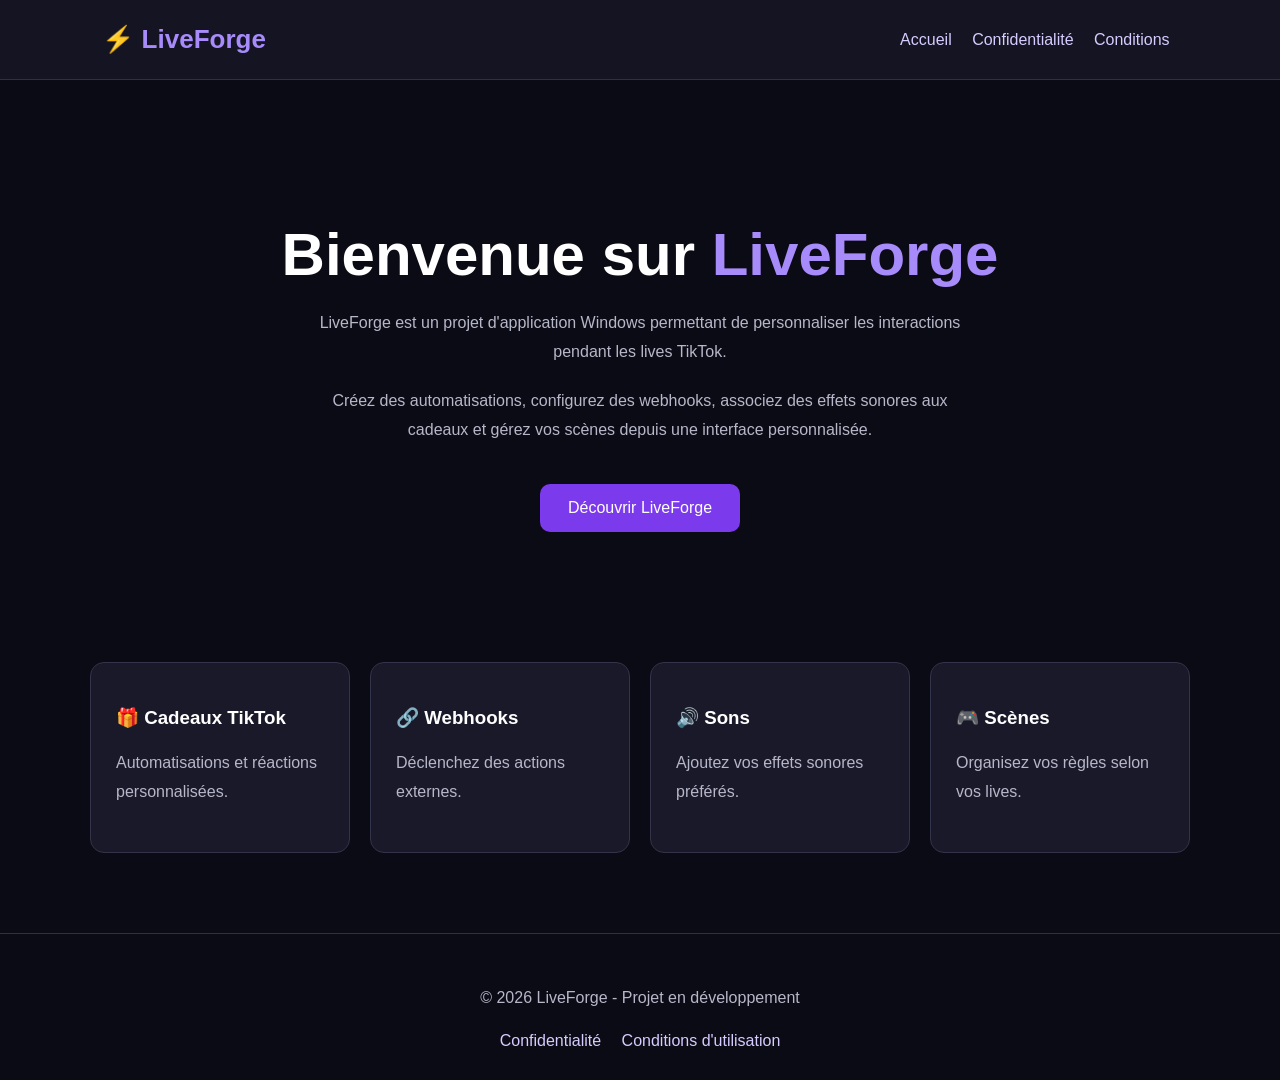
<file: index.html>
<!DOCTYPE html>
<html lang="fr">
<head>
  <meta charset="UTF-8">
  <meta name="viewport" content="width=device-width, initial-scale=1">
  <title>LiveForge - TikTok LIVE Studio</title>
  <style>
    * { box-sizing: border-box; }
    body {
      margin: 0;
      font-family: Arial, sans-serif;
      background: #0b0b15;
      color: white;
    }
    header {
      padding: 24px 8%;
      background: #141422;
      border-bottom: 1px solid #303044;
      display: flex;
      justify-content: space-between;
      align-items: center;
    }
    .logo {
      font-size: 26px;
      font-weight: bold;
      color: #a78bfa;
    }
    nav a, footer a {
      color: #d6ccff;
      text-decoration: none;
      margin: 8px;
    }
    main {
      text-align: center;
      padding: 100px 20px;
    }
    h1 {
      font-size: clamp(36px, 6vw, 60px);
      margin-bottom: 20px;
    }
    h1 span { color: #a78bfa; }
    p {
      color: #b7b7ca;
      line-height: 1.8;
      max-width: 650px;
      margin: 20px auto;
    }
    .button {
      display: inline-block;
      background: #7c3aed;
      padding: 15px 28px;
      border-radius: 10px;
      color: white;
      text-decoration: none;
      margin-top: 20px;
    }
    .features {
      display: flex;
      flex-wrap: wrap;
      justify-content: center;
      gap: 20px;
      padding: 30px 20px 80px;
    }
    .card {
      background: #191929;
      border: 1px solid #33334a;
      padding: 25px;
      border-radius: 14px;
      width: 260px;
    }
    footer {
      text-align: center;
      padding: 30px;
      border-top: 1px solid #303044;
    }
  </style>
</head>
<body>
  <header>
    <div class="logo">⚡ LiveForge</div>
    <nav>
      <a href="index.html">Accueil</a>
      <a href="privacy.html">Confidentialité</a>
      <a href="terms.html">Conditions</a>
    </nav>
  </header>

  <main>
    <h1>Bienvenue sur <span>LiveForge</span></h1>
    <p>
      LiveForge est un projet d'application Windows
      permettant de personnaliser les interactions
      pendant les lives TikTok.
    </p>
    <p>
      Créez des automatisations, configurez des webhooks,
      associez des effets sonores aux cadeaux et gérez
      vos scènes depuis une interface personnalisée.
    </p>
    <a class="button" href="#fonctionnalites">
      Découvrir LiveForge
    </a>
  </main>

  <section class="features" id="fonctionnalites">
    <div class="card">
      <h3>🎁 Cadeaux TikTok</h3>
      <p>Automatisations et réactions personnalisées.</p>
    </div>
    <div class="card">
      <h3>🔗 Webhooks</h3>
      <p>Déclenchez des actions externes.</p>
    </div>
    <div class="card">
      <h3>🔊 Sons</h3>
      <p>Ajoutez vos effets sonores préférés.</p>
    </div>
    <div class="card">
      <h3>🎮 Scènes</h3>
      <p>Organisez vos règles selon vos lives.</p>
    </div>
  </section>

  <footer>
    <p>© 2026 LiveForge - Projet en développement</p>
    <a href="privacy.html">Confidentialité</a>
    <a href="terms.html">Conditions d'utilisation</a>
  </footer>
</body>
</html>
</file>
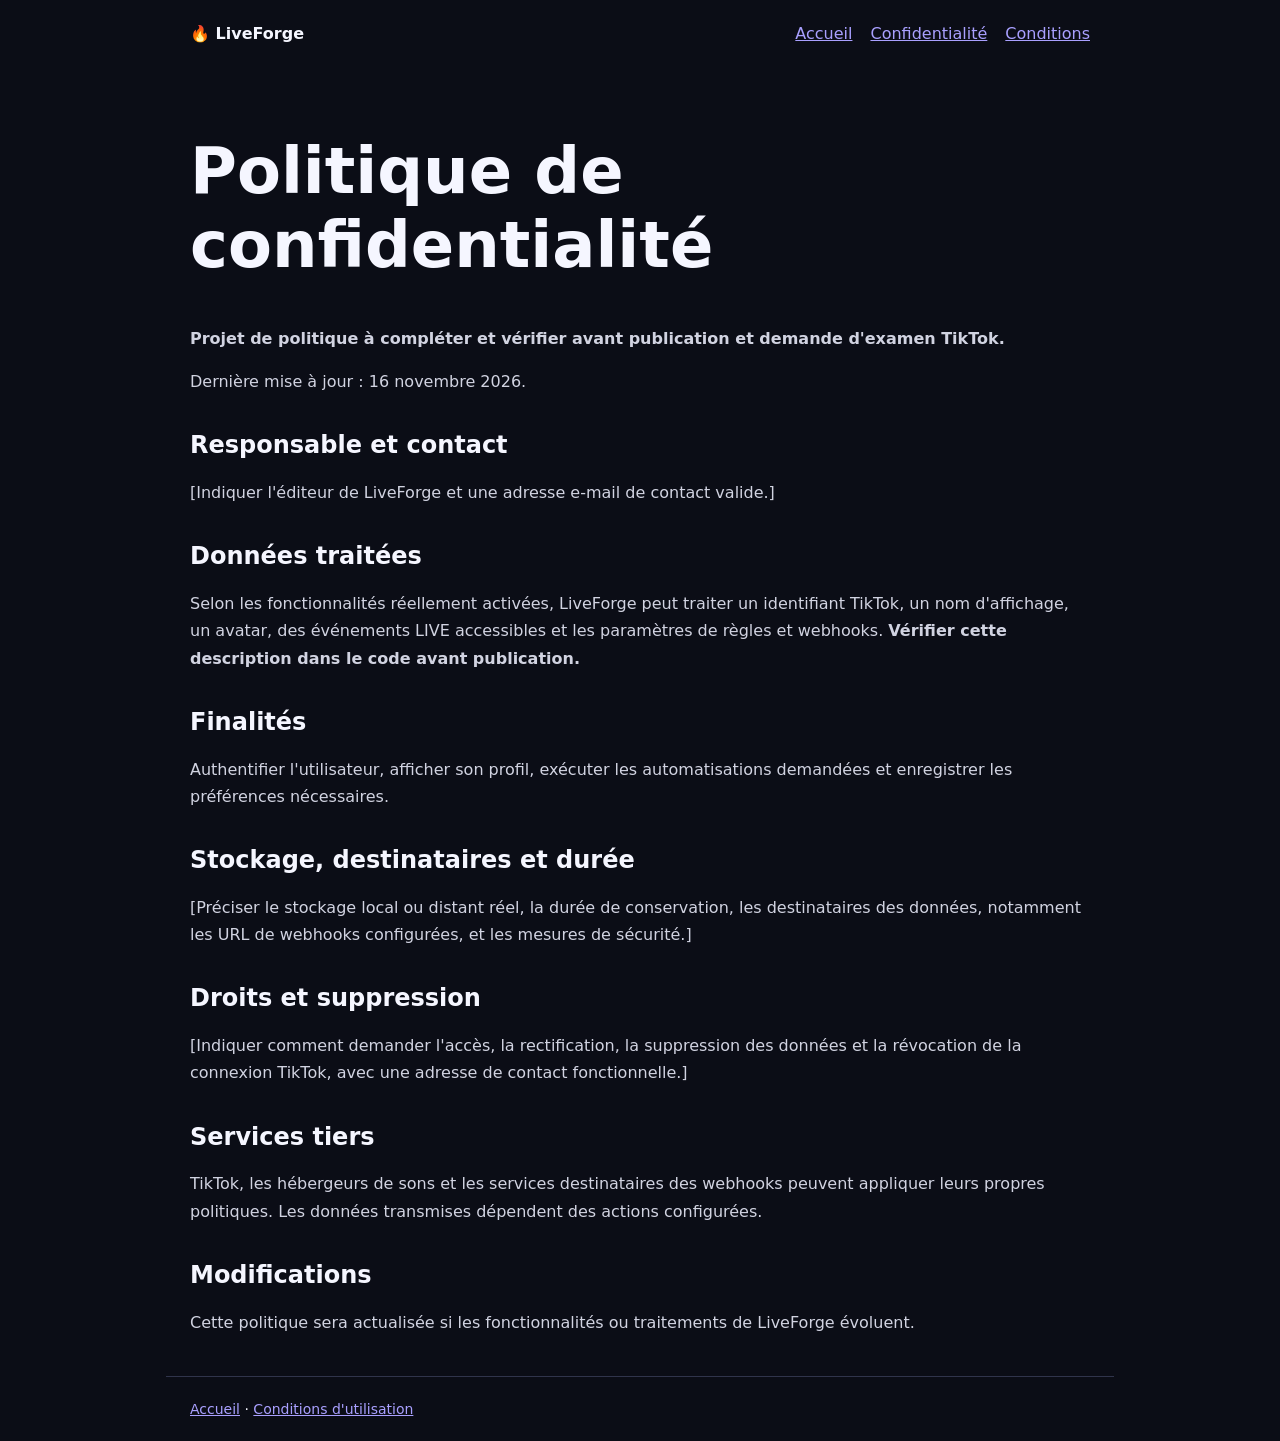
<file: privacy.html>
<!doctype html><html lang="fr"><head><meta charset="utf-8"><meta name="viewport" content="width=device-width, initial-scale=1"><title>Politique de confidentialité — LiveForge</title><link rel="stylesheet" href="style.css"></head><body><header><strong>🔥 LiveForge</strong><nav><a href="index.html">Accueil</a><a href="privacy.html">Confidentialité</a><a href="terms.html">Conditions</a></nav></header><main><h1>Politique de confidentialité</h1><p><strong>Projet de politique à compléter et vérifier avant publication et demande d'examen TikTok.</strong></p><p>Dernière mise à jour : 16 novembre 2026.</p><h2>Responsable et contact</h2><p>[Indiquer l'éditeur de LiveForge et une adresse e-mail de contact valide.]</p><h2>Données traitées</h2><p>Selon les fonctionnalités réellement activées, LiveForge peut traiter un identifiant TikTok, un nom d'affichage, un avatar, des événements LIVE accessibles et les paramètres de règles et webhooks. <strong>Vérifier cette description dans le code avant publication.</strong></p><h2>Finalités</h2><p>Authentifier l'utilisateur, afficher son profil, exécuter les automatisations demandées et enregistrer les préférences nécessaires.</p><h2>Stockage, destinataires et durée</h2><p>[Préciser le stockage local ou distant réel, la durée de conservation, les destinataires des données, notamment les URL de webhooks configurées, et les mesures de sécurité.]</p><h2>Droits et suppression</h2><p>[Indiquer comment demander l'accès, la rectification, la suppression des données et la révocation de la connexion TikTok, avec une adresse de contact fonctionnelle.]</p><h2>Services tiers</h2><p>TikTok, les hébergeurs de sons et les services destinataires des webhooks peuvent appliquer leurs propres politiques. Les données transmises dépendent des actions configurées.</p><h2>Modifications</h2><p>Cette politique sera actualisée si les fonctionnalités ou traitements de LiveForge évoluent.</p></main><footer><a href="index.html">Accueil</a> · <a href="terms.html">Conditions d'utilisation</a></footer></body></html>
</file>
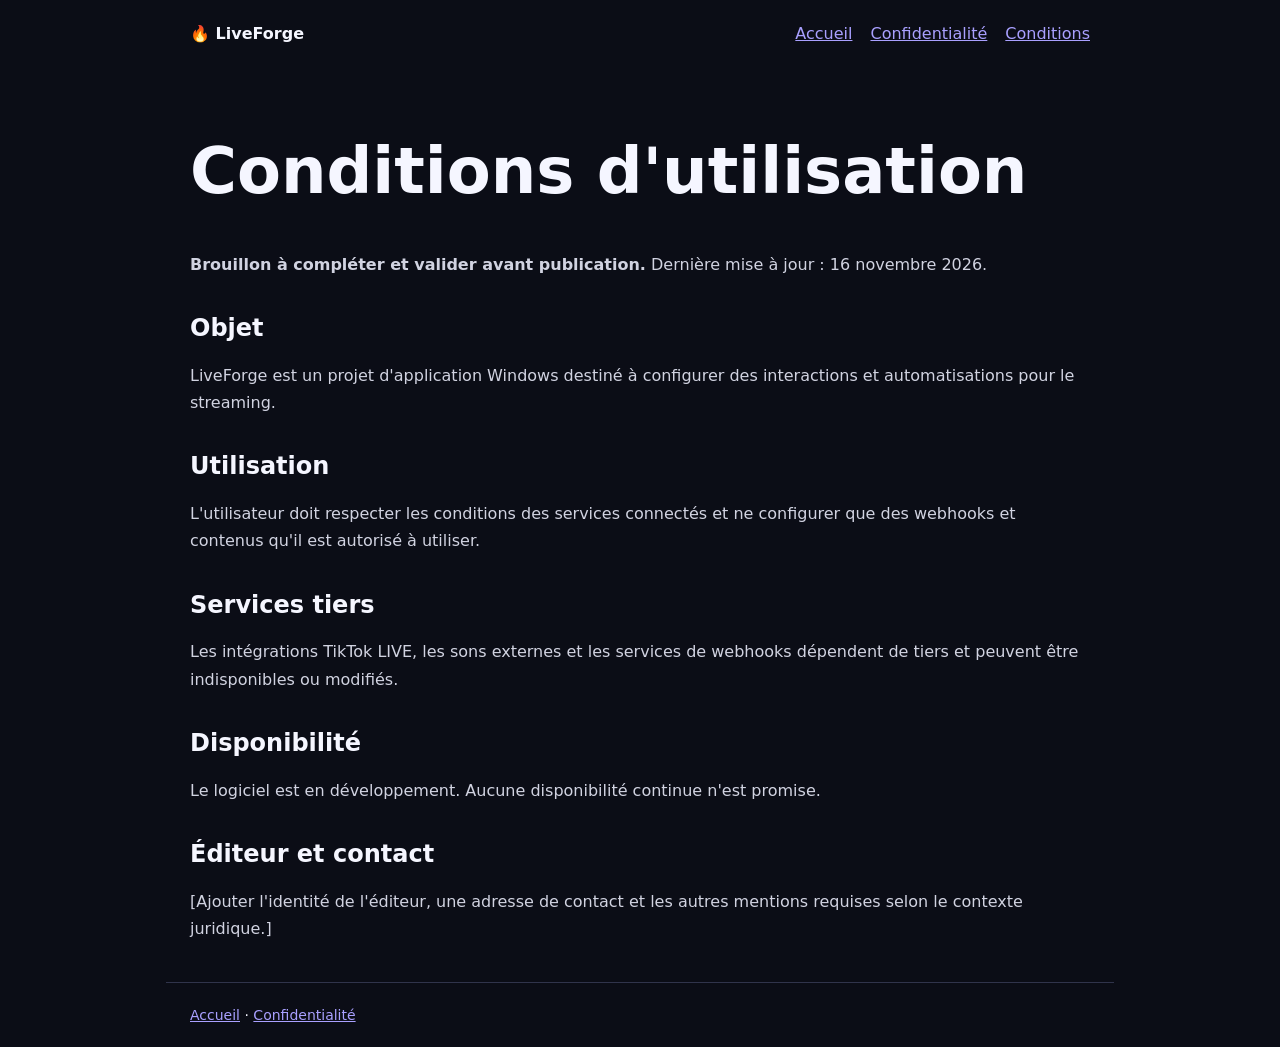
<file: terms.html>
<!doctype html><html lang="fr"><head><meta charset="utf-8"><meta name="viewport" content="width=device-width, initial-scale=1"><title>Conditions d'utilisation — LiveForge</title><link rel="stylesheet" href="style.css"></head><body><header><strong>🔥 LiveForge</strong><nav><a href="index.html">Accueil</a><a href="privacy.html">Confidentialité</a><a href="terms.html">Conditions</a></nav></header><main><h1>Conditions d'utilisation</h1><p><strong>Brouillon à compléter et valider avant publication.</strong> Dernière mise à jour : 16 novembre 2026.</p><h2>Objet</h2><p>LiveForge est un projet d'application Windows destiné à configurer des interactions et automatisations pour le streaming.</p><h2>Utilisation</h2><p>L'utilisateur doit respecter les conditions des services connectés et ne configurer que des webhooks et contenus qu'il est autorisé à utiliser.</p><h2>Services tiers</h2><p>Les intégrations TikTok LIVE, les sons externes et les services de webhooks dépendent de tiers et peuvent être indisponibles ou modifiés.</p><h2>Disponibilité</h2><p>Le logiciel est en développement. Aucune disponibilité continue n'est promise.</p><h2>Éditeur et contact</h2><p>[Ajouter l'identité de l'éditeur, une adresse de contact et les autres mentions requises selon le contexte juridique.]</p></main><footer><a href="index.html">Accueil</a> · <a href="privacy.html">Confidentialité</a></footer></body></html>
</file>
<file: style.css>
:root{color-scheme:dark;font-family:system-ui,Segoe UI,sans-serif;background:#0b0d16;color:#f5f6ff}body{margin:0}header,main,footer{max-width:900px;margin:auto;padding:24px}header{display:flex;justify-content:space-between;align-items:center;gap:20px;flex-wrap:wrap}a{color:#a9a0ff}nav a{margin-left:18px}h1{font-size:clamp(2rem,6vw,4rem)}h2{margin-top:36px}.hero{padding:60px 0}.accent{color:#a79aff}.panel{background:#181b2c;padding:24px;border:1px solid #30344b;border-radius:16px}p,li{line-height:1.7;color:#d1d3e1}footer{border-top:1px solid #30344b;font-size:14px}button{background:#7665ee;color:white;border:0;padding:12px 18px;border-radius:9px}
</file>
